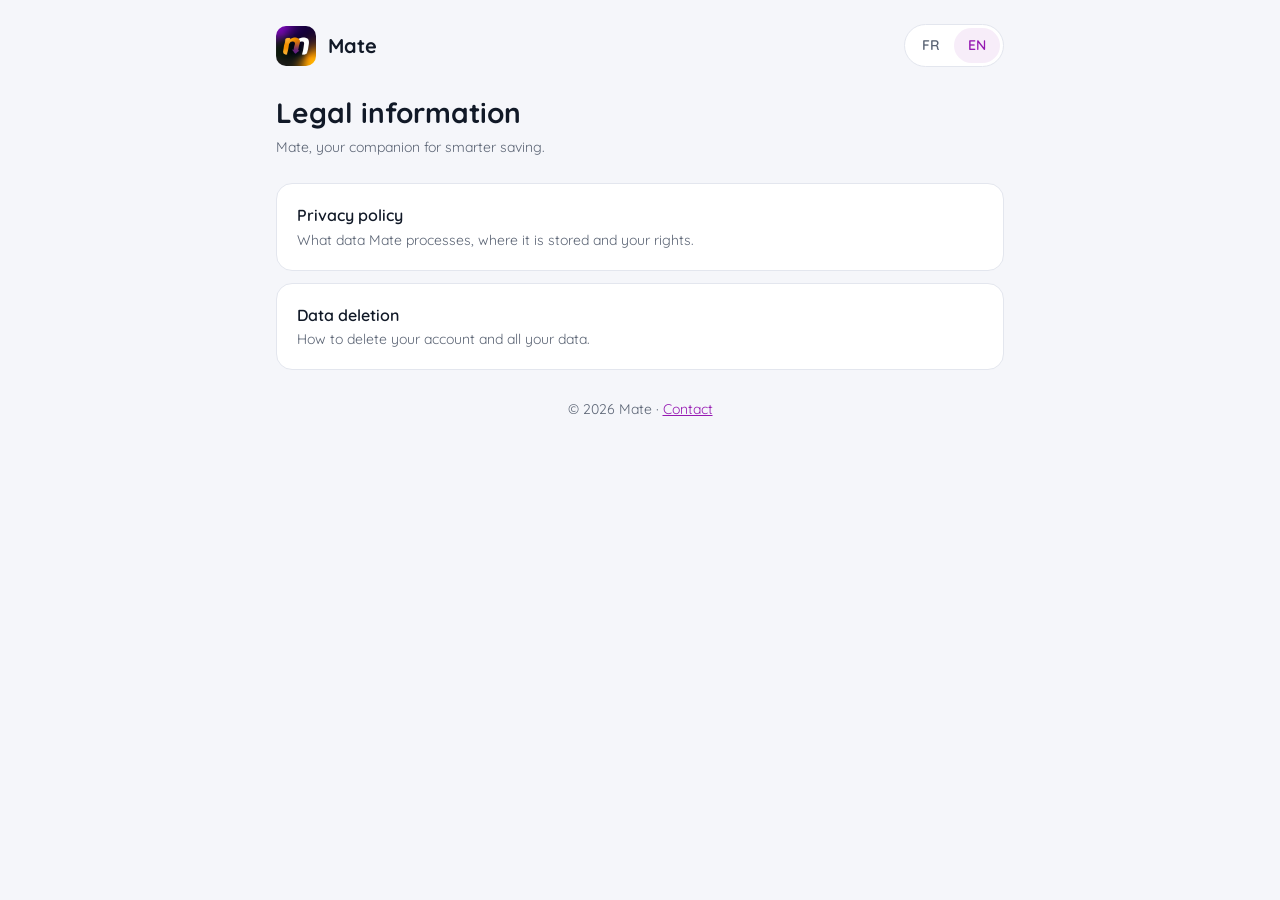
<file: index.html>
<!doctype html>
<html lang="fr">
<head>
  <meta charset="utf-8">
  <meta name="viewport" content="width=device-width, initial-scale=1">
  <title>Mate – Informations légales</title>
  <meta name="title-fr" content="Mate – Informations légales">
  <meta name="title-en" content="Mate – Legal information">
  <meta name="description" content="Politique de confidentialité et suppression des données de l'application Mate">
  <link rel="icon" href="assets/icon.png">
  <link rel="preconnect" href="https://fonts.googleapis.com">
  <link rel="preconnect" href="https://fonts.gstatic.com" crossorigin>
  <link href="https://fonts.googleapis.com/css2?family=Quicksand:wght@400;600;700&display=swap" rel="stylesheet">
  <link rel="stylesheet" href="style.css">
  <script src="lang.js"></script>
</head>
<body>
<div class="page">
  <header>
    <a class="brand" href="index.html"><img src="assets/icon.png" alt="">Mate</a>
    <div class="lang-switch" role="group" aria-label="Langue / Language">
      <button type="button" data-set="fr" aria-pressed="true">FR</button>
      <button type="button" data-set="en" aria-pressed="false">EN</button>
    </div>
  </header>

  <main data-lang="fr">
    <h1>Informations légales</h1>
    <p class="updated">Mate, ton compagnon pour plus d'économie.</p>
    <nav class="links">
      <a href="privacy.html">Politique de confidentialité<span>Les données traitées par Mate, où elles sont stockées et tes droits.</span></a>
      <a href="data-deletion.html">Suppression des données<span>Comment supprimer ton compte et toutes tes données.</span></a>
    </nav>
  </main>

  <main data-lang="en" hidden>
    <h1>Legal information</h1>
    <p class="updated">Mate, your companion for smarter saving.</p>
    <nav class="links">
      <a href="privacy.html">Privacy policy<span>What data Mate processes, where it is stored and your rights.</span></a>
      <a href="data-deletion.html">Data deletion<span>How to delete your account and all your data.</span></a>
    </nav>
  </main>

  <footer>© 2026 Mate · <a href="mailto:marshalldieme@gmail.com">Contact</a></footer>
</div>
</body>
</html>
</file>
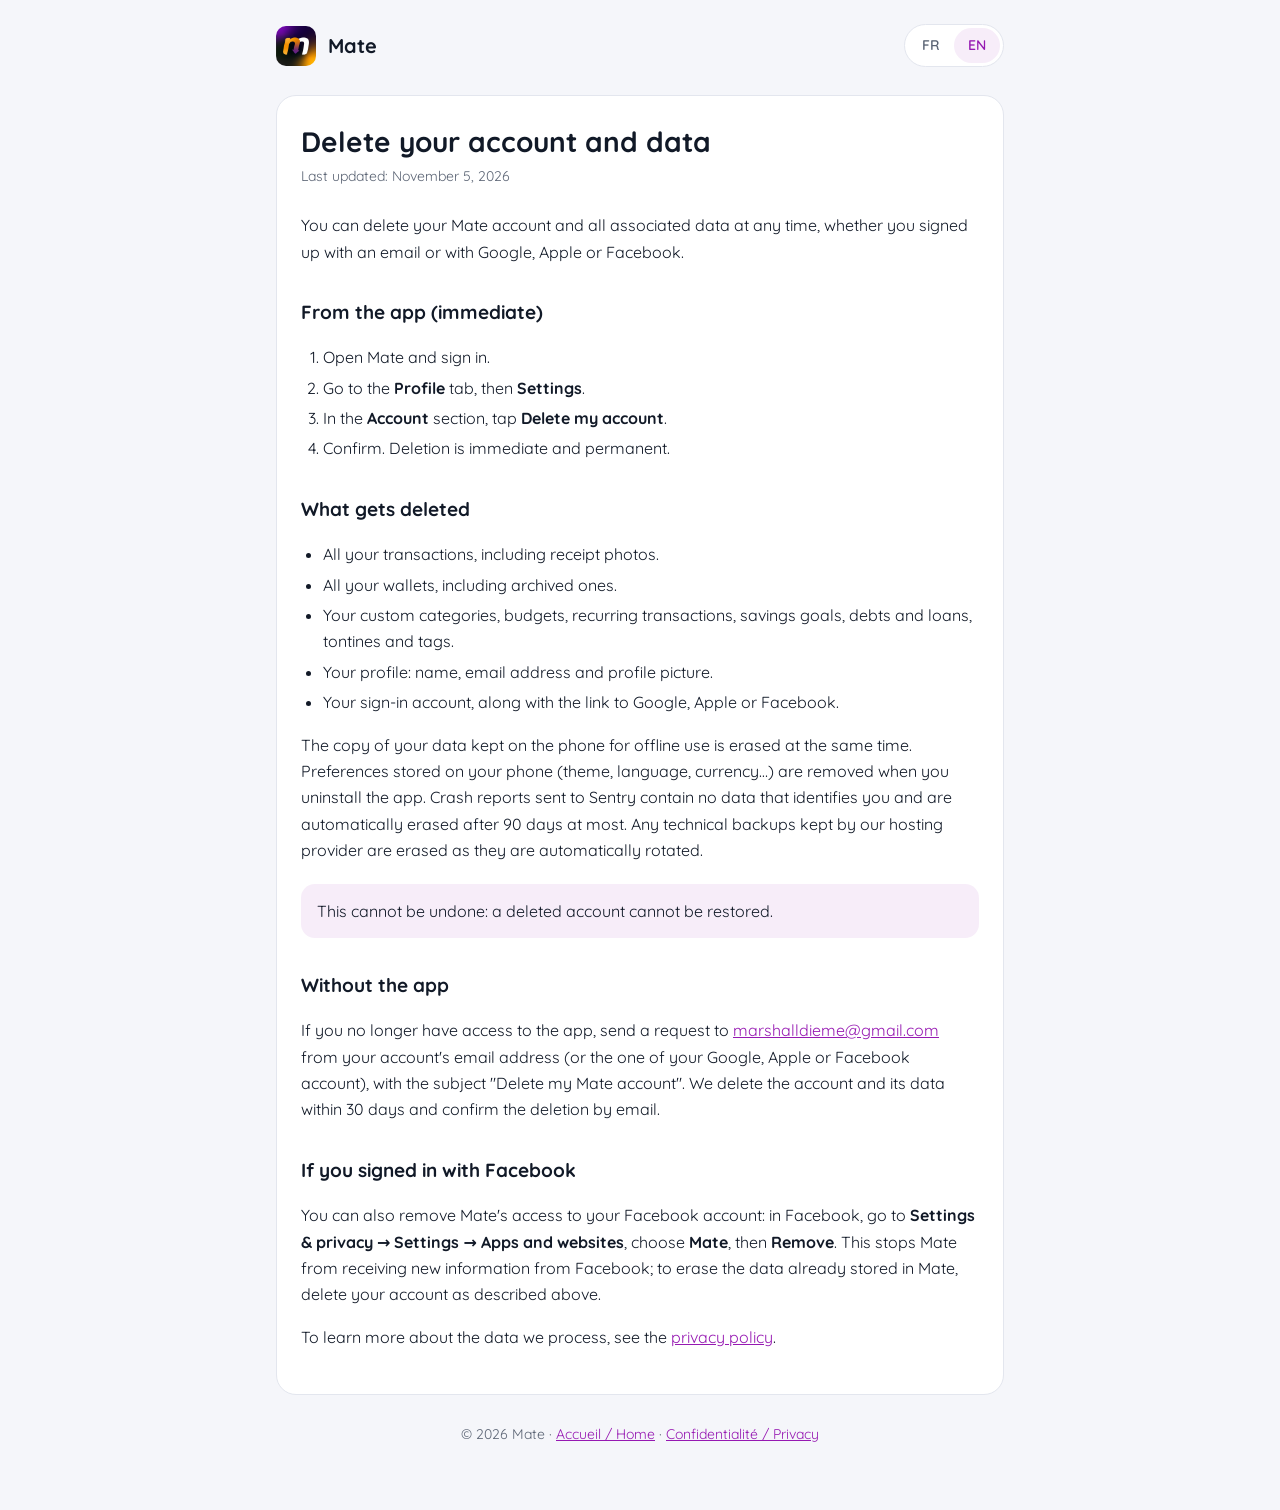
<file: data-deletion.html>
<!doctype html>
<html lang="fr">
<head>
  <meta charset="utf-8">
  <meta name="viewport" content="width=device-width, initial-scale=1">
  <title>Suppression des données – Mate</title>
  <meta name="title-fr" content="Suppression des données – Mate">
  <meta name="title-en" content="Data Deletion – Mate">
  <meta name="description" content="Comment supprimer ton compte et tes données Mate / How to delete your Mate account and data">
  <link rel="icon" href="assets/icon.png">
  <link rel="preconnect" href="https://fonts.googleapis.com">
  <link rel="preconnect" href="https://fonts.gstatic.com" crossorigin>
  <link href="https://fonts.googleapis.com/css2?family=Quicksand:wght@400;600;700&display=swap" rel="stylesheet">
  <link rel="stylesheet" href="style.css">
  <script src="lang.js"></script>
</head>
<body>
<div class="page">
  <header>
    <a class="brand" href="index.html"><img src="assets/icon.png" alt="">Mate</a>
    <div class="lang-switch" role="group" aria-label="Langue / Language">
      <button type="button" data-set="fr" aria-pressed="true">FR</button>
      <button type="button" data-set="en" aria-pressed="false">EN</button>
    </div>
  </header>

  <!-- ─────────────────────────── FRANÇAIS ─────────────────────────── -->
  <main class="card" data-lang="fr">
    <h1>Supprimer ton compte et tes données</h1>
    <p class="updated">Dernière mise à jour : 5 novembre 2026</p>

    <p>Tu peux supprimer ton compte Mate et toutes les données associées à tout moment, que tu te sois inscrit avec un email ou avec Google, Apple ou Facebook.</p>

    <h2>Depuis l'application (immédiat)</h2>
    <ol>
      <li>Ouvre Mate et connecte-toi.</li>
      <li>Va dans l'onglet <strong>Profil</strong>, puis <strong>Paramètres</strong>.</li>
      <li>Dans la section <strong>Compte</strong>, touche <strong>Supprimer mon compte</strong>.</li>
      <li>Confirme. La suppression est immédiate et définitive.</li>
    </ol>

    <h2>Ce qui est supprimé</h2>
    <ul>
      <li>Toutes tes transactions, y compris les photos de tickets de caisse.</li>
      <li>Tous tes portefeuilles, y compris ceux que tu avais archivés.</li>
      <li>Tes catégories personnalisées, budgets, transactions récurrentes, objectifs d'épargne, dettes et prêts, tontines et étiquettes.</li>
      <li>Ton profil : nom, adresse email et photo de profil.</li>
      <li>Ton compte de connexion, ainsi que le lien avec Google, Apple ou Facebook.</li>
    </ul>
    <p>La copie de tes données gardée sur le téléphone pour le mode hors ligne est effacée en même temps. Les préférences enregistrées sur ton téléphone (thème, langue, devise…) disparaissent quand tu désinstalles l'application. Les rapports de plantage envoyés à Sentry ne contiennent aucune donnée qui t'identifie et sont effacés automatiquement au bout de 90 jours au plus. Les sauvegardes techniques éventuelles de notre hébergeur sont effacées au fil de leur rotation automatique.</p>
    <div class="note">Cette action est irréversible : un compte supprimé ne peut pas être restauré.</div>

    <h2>Sans l'application</h2>
    <p>Si tu n'as plus accès à l'application, envoie une demande à <a href="mailto:marshalldieme@gmail.com?subject=Suppression%20de%20mon%20compte%20Mate">marshalldieme@gmail.com</a> depuis l'adresse email de ton compte (ou celle de ton compte Google, Apple ou Facebook), avec pour objet « Suppression de mon compte Mate ». Nous supprimons le compte et ses données dans un délai de 30 jours et te confirmons la suppression par email.</p>

    <h2>Si tu t'es connecté avec Facebook</h2>
    <p>Tu peux aussi retirer l'accès de Mate à ton compte Facebook : dans Facebook, va dans <strong>Paramètres et confidentialité → Paramètres → Applications et sites web</strong>, choisis <strong>Mate</strong> puis <strong>Supprimer</strong>. Cela empêche Mate de recevoir de nouvelles informations de Facebook ; pour effacer les données déjà enregistrées dans Mate, supprime ton compte comme indiqué ci-dessus.</p>

    <p>Pour en savoir plus sur les données traitées, consulte la <a href="privacy.html">politique de confidentialité</a>.</p>
  </main>

  <!-- ─────────────────────────── ENGLISH ─────────────────────────── -->
  <main class="card" data-lang="en" hidden>
    <h1>Delete your account and data</h1>
    <p class="updated">Last updated: November 5, 2026</p>

    <p>You can delete your Mate account and all associated data at any time, whether you signed up with an email or with Google, Apple or Facebook.</p>

    <h2>From the app (immediate)</h2>
    <ol>
      <li>Open Mate and sign in.</li>
      <li>Go to the <strong>Profile</strong> tab, then <strong>Settings</strong>.</li>
      <li>In the <strong>Account</strong> section, tap <strong>Delete my account</strong>.</li>
      <li>Confirm. Deletion is immediate and permanent.</li>
    </ol>

    <h2>What gets deleted</h2>
    <ul>
      <li>All your transactions, including receipt photos.</li>
      <li>All your wallets, including archived ones.</li>
      <li>Your custom categories, budgets, recurring transactions, savings goals, debts and loans, tontines and tags.</li>
      <li>Your profile: name, email address and profile picture.</li>
      <li>Your sign-in account, along with the link to Google, Apple or Facebook.</li>
    </ul>
    <p>The copy of your data kept on the phone for offline use is erased at the same time. Preferences stored on your phone (theme, language, currency…) are removed when you uninstall the app. Crash reports sent to Sentry contain no data that identifies you and are automatically erased after 90 days at most. Any technical backups kept by our hosting provider are erased as they are automatically rotated.</p>
    <div class="note">This cannot be undone: a deleted account cannot be restored.</div>

    <h2>Without the app</h2>
    <p>If you no longer have access to the app, send a request to <a href="mailto:marshalldieme@gmail.com?subject=Delete%20my%20Mate%20account">marshalldieme@gmail.com</a> from your account's email address (or the one of your Google, Apple or Facebook account), with the subject "Delete my Mate account". We delete the account and its data within 30 days and confirm the deletion by email.</p>

    <h2>If you signed in with Facebook</h2>
    <p>You can also remove Mate's access to your Facebook account: in Facebook, go to <strong>Settings &amp; privacy → Settings → Apps and websites</strong>, choose <strong>Mate</strong>, then <strong>Remove</strong>. This stops Mate from receiving new information from Facebook; to erase the data already stored in Mate, delete your account as described above.</p>

    <p>To learn more about the data we process, see the <a href="privacy.html">privacy policy</a>.</p>
  </main>

  <footer>© 2026 Mate · <a href="index.html">Accueil / Home</a> · <a href="privacy.html">Confidentialité / Privacy</a></footer>
</div>
</body>
</html>
</file>
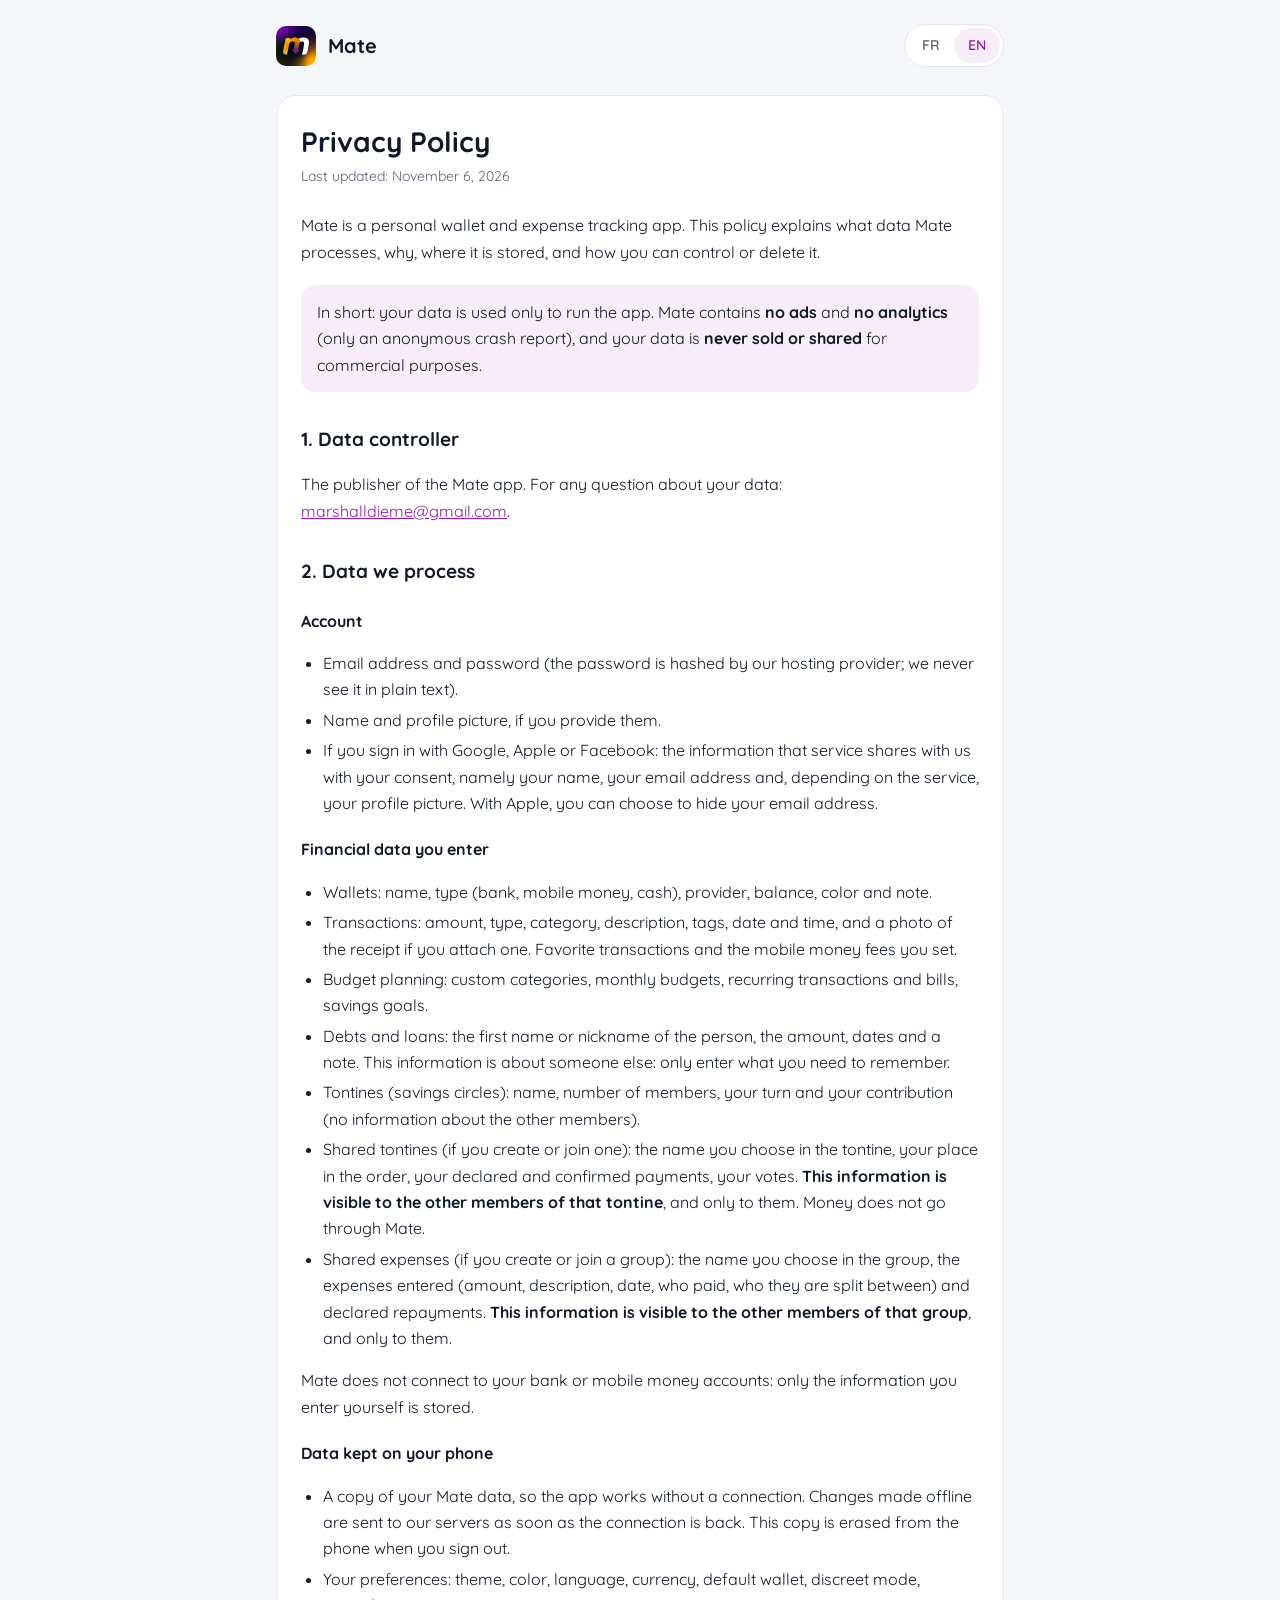
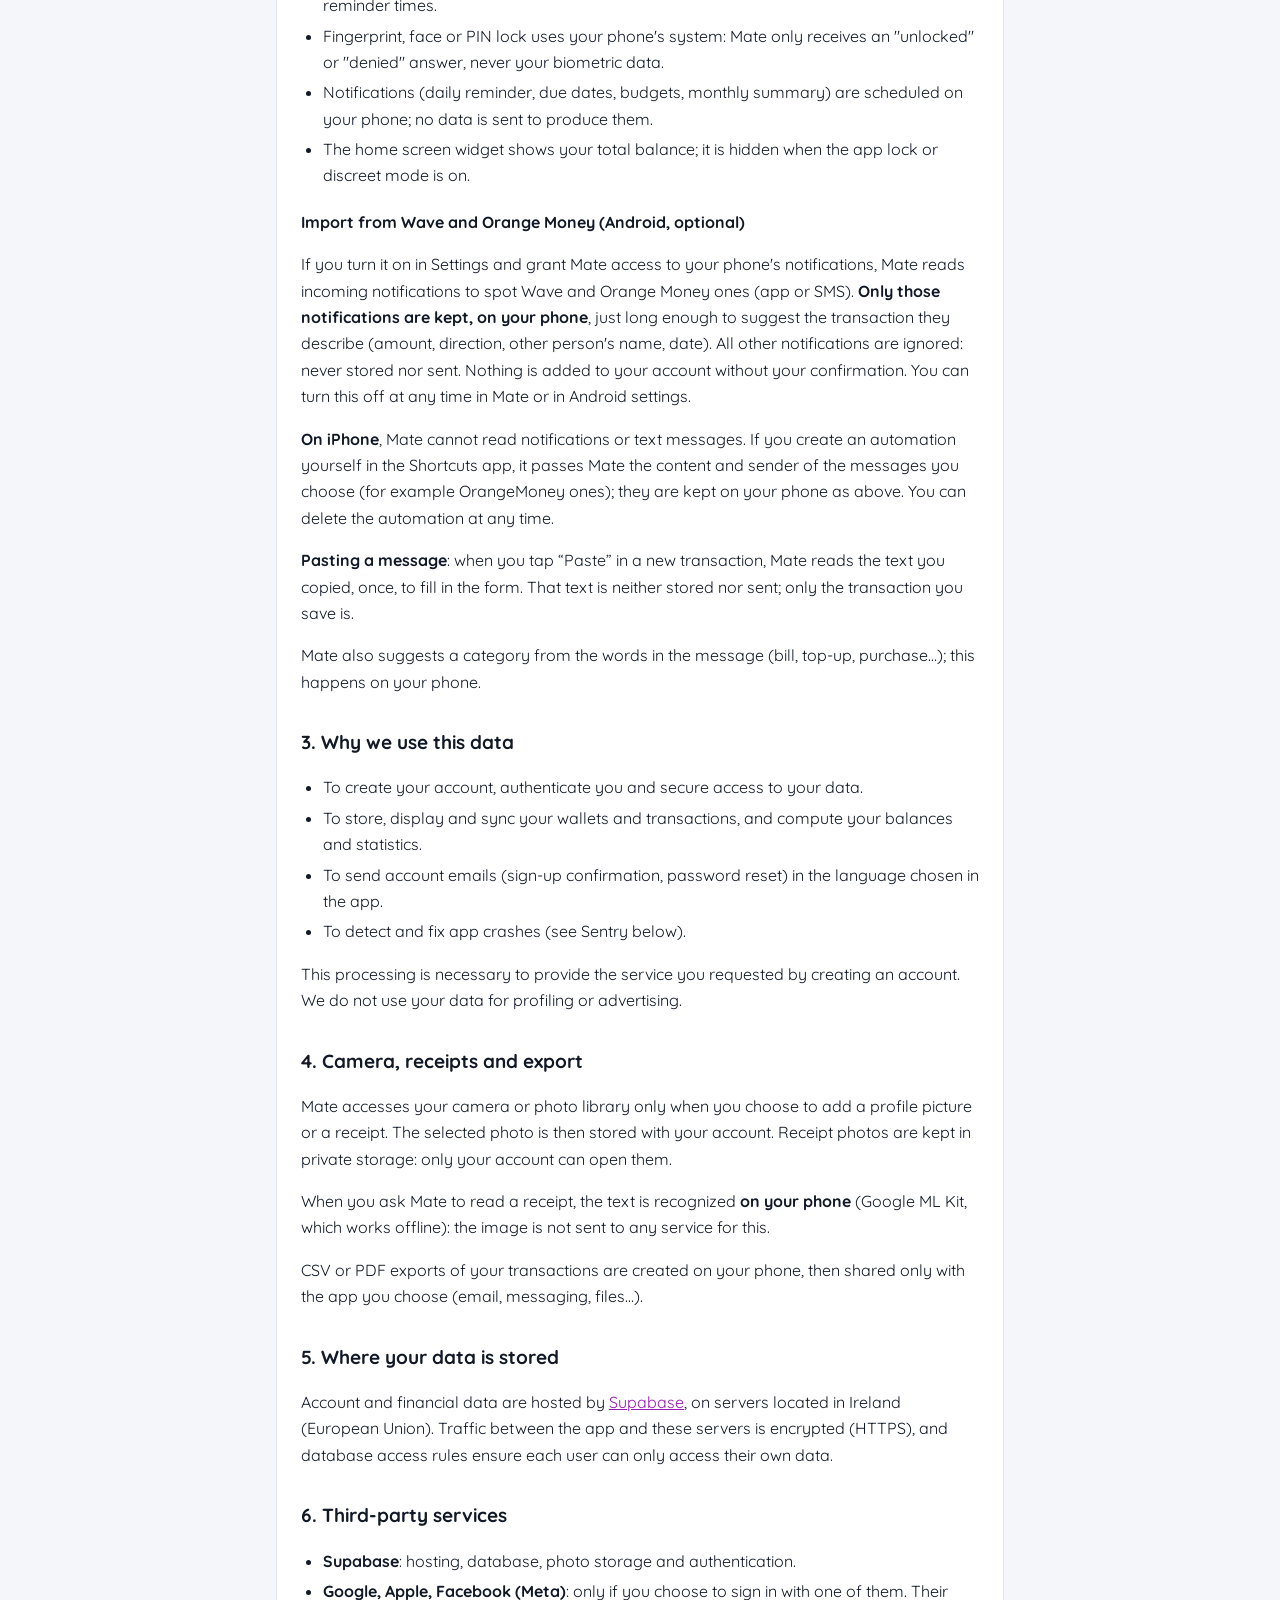
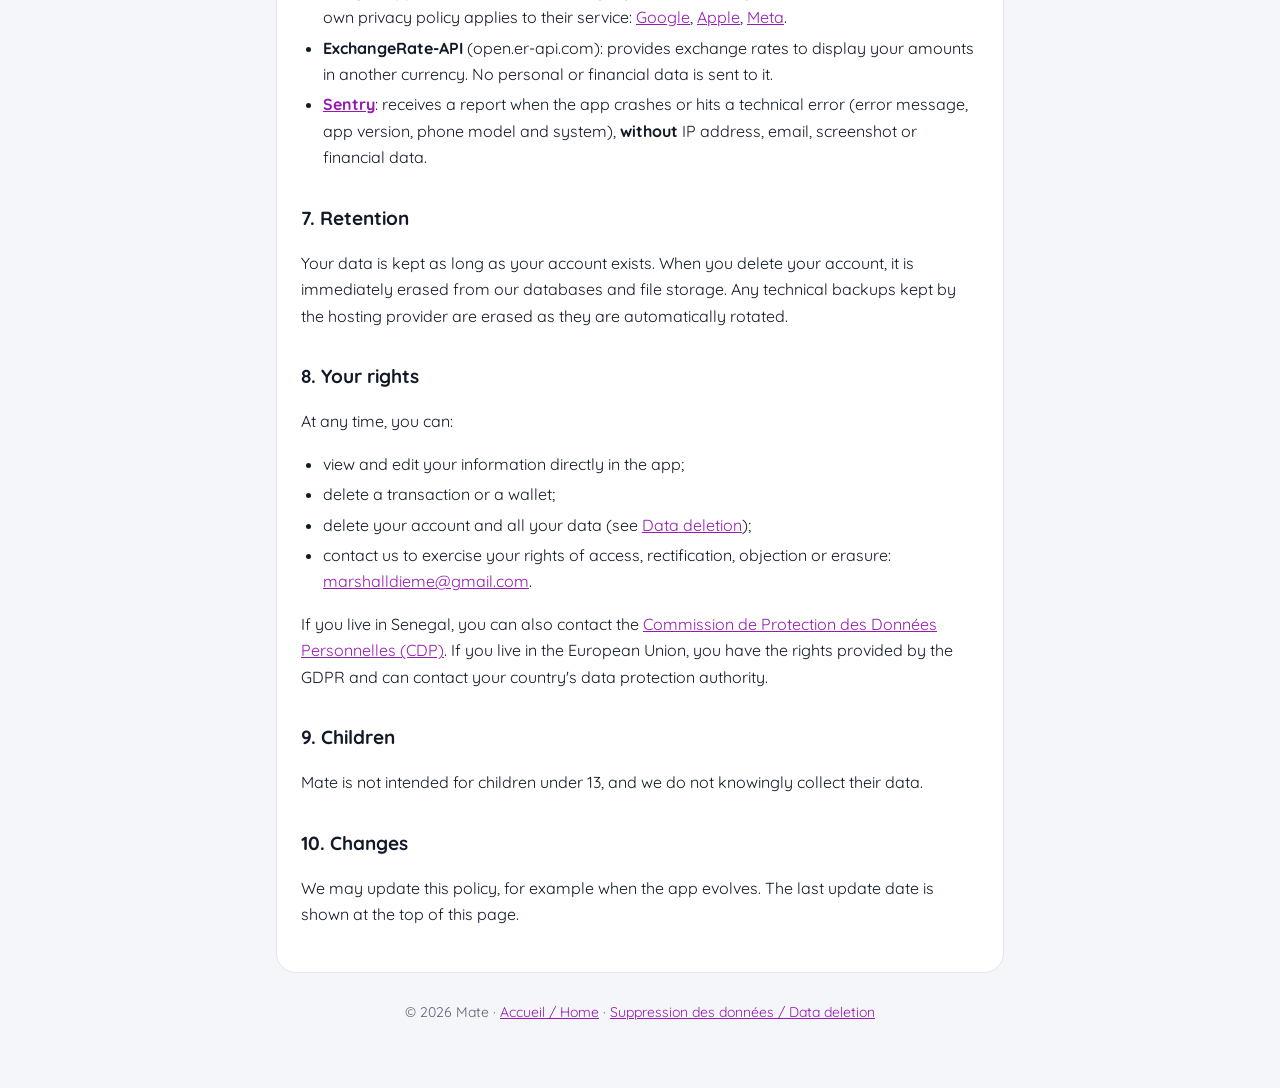
<file: privacy.html>
<!doctype html>
<html lang="fr">
<head>
  <meta charset="utf-8">
  <meta name="viewport" content="width=device-width, initial-scale=1">
  <title>Politique de confidentialité – Mate</title>
  <meta name="title-fr" content="Politique de confidentialité – Mate">
  <meta name="title-en" content="Privacy Policy – Mate">
  <meta name="description" content="Politique de confidentialité de l'application Mate / Mate app privacy policy">
  <link rel="icon" href="assets/icon.png">
  <link rel="preconnect" href="https://fonts.googleapis.com">
  <link rel="preconnect" href="https://fonts.gstatic.com" crossorigin>
  <link href="https://fonts.googleapis.com/css2?family=Quicksand:wght@400;600;700&display=swap" rel="stylesheet">
  <link rel="stylesheet" href="style.css">
  <script src="lang.js"></script>
</head>
<body>
<div class="page">
  <header>
    <a class="brand" href="index.html"><img src="assets/icon.png" alt="">Mate</a>
    <div class="lang-switch" role="group" aria-label="Langue / Language">
      <button type="button" data-set="fr" aria-pressed="true">FR</button>
      <button type="button" data-set="en" aria-pressed="false">EN</button>
    </div>
  </header>

  <!-- ─────────────────────────── FRANÇAIS ─────────────────────────── -->
  <main class="card" data-lang="fr">
    <h1>Politique de confidentialité</h1>
    <p class="updated">Dernière mise à jour : 6 novembre 2026</p>

    <p>Mate est une application de gestion de portefeuilles et de dépenses personnelles. Cette politique explique quelles données Mate traite, pourquoi, où elles sont conservées et comment tu peux les contrôler ou les supprimer.</p>

    <div class="note">En bref : tes données servent uniquement à faire fonctionner l'application. Mate ne contient <strong>aucune publicité</strong> ni <strong>aucun outil de mesure d'audience</strong> (seulement un rapport de plantage anonyme), et tes données ne sont <strong>ni vendues ni partagées</strong> à des fins commerciales.</div>

    <h2>1. Responsable du traitement</h2>
    <p>L'éditeur de l'application Mate. Pour toute question relative à tes données : <a href="mailto:marshalldieme@gmail.com">marshalldieme@gmail.com</a>.</p>

    <h2>2. Données traitées</h2>
    <h3>Compte</h3>
    <ul>
      <li>Adresse email et mot de passe (le mot de passe est stocké sous forme hachée par notre hébergeur ; nous n'y avons jamais accès en clair).</li>
      <li>Nom et photo de profil, si tu les renseignes.</li>
      <li>Si tu te connectes avec Google, Apple ou Facebook : les informations que ce service nous transmet avec ton accord, soit ton nom, ton adresse email et, selon le service, ta photo de profil. Avec Apple, tu peux choisir de masquer ton adresse email.</li>
    </ul>
    <h3>Données financières que tu saisis</h3>
    <ul>
      <li>Portefeuilles : nom, type (banque, mobile money, espèces), fournisseur, solde, couleur et note.</li>
      <li>Transactions : montant, type, catégorie, description, étiquettes, date et heure, et la photo du ticket de caisse si tu en joins une. Transactions favorites et frais de mobile money que tu règles.</li>
      <li>Organisation de ton budget : catégories personnalisées, budgets mensuels, transactions récurrentes et factures, objectifs d'épargne.</li>
      <li>Dettes et prêts : le prénom ou le surnom de la personne, le montant, les dates et une note. Ces informations concernent une autre personne : n'indique que ce qui t'est utile pour t'en souvenir.</li>
      <li>Tontines : nom de la tontine, nombre de membres, ton tour et ta cotisation (aucune information sur les autres membres).</li>
      <li>Tontines partagées (si tu en crées ou en rejoins une) : le nom que tu choisis dans la tontine, ta place dans l'ordre, tes paiements déclarés et confirmés, tes votes. <strong>Ces informations sont visibles des autres membres de la tontine</strong>, et seulement d'eux. L'argent ne passe pas par Mate.</li>
      <li>Dépenses partagées (si tu crées ou rejoins un groupe) : le nom que tu choisis dans le groupe, les dépenses saisies (montant, description, date, qui a payé, entre qui elles sont partagées) et les remboursements déclarés. <strong>Ces informations sont visibles des autres membres du groupe</strong>, et seulement d'eux.</li>
    </ul>
    <p>Mate ne se connecte pas à tes comptes bancaires ou de mobile money : seules les informations que tu saisis toi-même sont enregistrées.</p>
    <h3>Données conservées sur ton téléphone</h3>
    <ul>
      <li>Une copie de tes données Mate, pour que l'application fonctionne sans connexion. Les changements faits hors ligne sont envoyés à nos serveurs dès que la connexion revient. Cette copie est effacée du téléphone quand tu te déconnectes.</li>
      <li>Tes préférences : thème, couleur, langue, devise, portefeuille par défaut, mode discret, heures des rappels.</li>
      <li>Le verrouillage par empreinte, visage ou code utilise le système de ton téléphone : Mate reçoit seulement la réponse « déverrouillé » ou « refusé », jamais tes données biométriques.</li>
      <li>Les notifications (rappel quotidien, échéances, budgets, résumé du mois) sont programmées sur ton téléphone ; aucune donnée n'est envoyée pour les produire.</li>
      <li>Le widget d'écran d'accueil affiche ton solde total ; il est masqué si le verrouillage ou le mode discret est activé.</li>
    </ul>
    <h3>Import depuis Wave et Orange Money (Android, facultatif)</h3>
    <p>Si tu l'actives dans les Paramètres et que tu accordes à Mate l'accès aux notifications de ton téléphone, Mate lit les notifications reçues pour repérer celles de Wave et d'Orange Money (application ou SMS). <strong>Seules ces notifications sont gardées, sur ton téléphone</strong>, le temps de te proposer la transaction qu'elles décrivent (montant, sens, nom de l'autre personne, date). Toutes les autres notifications sont ignorées : ni enregistrées, ni envoyées. Rien n'est ajouté à ton compte sans ta confirmation. Tu peux couper cette fonction à tout moment dans Mate ou dans les réglages Android.</p>
    <p><strong>Sur iPhone</strong>, Mate ne peut pas lire les notifications ni les SMS. Si tu crées toi-même une automatisation dans l'app Raccourcis, elle transmet à Mate le contenu et l'expéditeur des SMS que tu choisis (par exemple ceux d'OrangeMoney) ; ils sont gardés sur ton téléphone comme ci-dessus. Tu peux supprimer l'automatisation à tout moment.</p>
    <p><strong>Coller un message</strong> : quand tu touches « Coller » dans une nouvelle transaction, Mate lit le texte que tu as copié, une seule fois, pour remplir la saisie. Ce texte n'est ni gardé ni envoyé ; seule la transaction que tu enregistres l'est.</p>
    <p>Mate propose aussi une catégorie d'après les mots du message (facture, recharge, achat…) ; ce calcul se fait sur ton téléphone.</p>

    <h2>3. Pourquoi nous utilisons ces données</h2>
    <ul>
      <li>Créer ton compte, t'authentifier et sécuriser l'accès à tes données.</li>
      <li>Enregistrer, afficher et synchroniser tes portefeuilles et transactions, et calculer tes soldes et statistiques.</li>
      <li>T'envoyer les emails nécessaires au compte (confirmation d'inscription, réinitialisation du mot de passe), dans la langue choisie dans l'application.</li>
      <li>Détecter et corriger les plantages de l'application (voir Sentry plus bas).</li>
    </ul>
    <p>Ces traitements reposent sur l'exécution du service que tu as demandé en créant un compte. Nous n'utilisons pas tes données pour te profiler ni pour te proposer de la publicité.</p>

    <h2>4. Appareil photo, tickets et export</h2>
    <p>Mate accède à l'appareil photo ou à ta galerie uniquement lorsque tu choisis d'ajouter une photo de profil ou un ticket de caisse. La photo choisie est alors enregistrée avec ton compte. Les photos de tickets sont stockées dans un espace privé : seul ton compte peut les ouvrir.</p>
    <p>Quand tu demandes à Mate de lire un ticket, le texte est reconnu <strong>sur ton téléphone</strong> (ML Kit de Google, qui fonctionne hors ligne) : l'image n'est envoyée à aucun service pour cette lecture.</p>
    <p>L'export CSV ou PDF de tes transactions est créé sur ton téléphone, puis partagé uniquement avec l'application que tu choisis (email, messagerie, fichiers…).</p>

    <h2>5. Où sont stockées tes données</h2>
    <p>Les données du compte et les données financières sont hébergées par <a href="https://supabase.com/privacy" target="_blank" rel="noopener">Supabase</a>, sur des serveurs situés en Irlande (Union européenne). Les échanges entre l'application et ces serveurs sont chiffrés (HTTPS), et des règles d'accès en base de données garantissent que chaque utilisateur n'accède qu'à ses propres données.</p>

    <h2>6. Services tiers</h2>
    <ul>
      <li><strong>Supabase</strong> : hébergement, base de données, stockage des photos et authentification.</li>
      <li><strong>Google, Apple, Facebook (Meta)</strong> : uniquement si tu choisis de te connecter avec l'un d'eux. Leur propre politique de confidentialité s'applique à leur service : <a href="https://policies.google.com/privacy" target="_blank" rel="noopener">Google</a>, <a href="https://www.apple.com/legal/privacy/" target="_blank" rel="noopener">Apple</a>, <a href="https://www.facebook.com/privacy/policy/" target="_blank" rel="noopener">Meta</a>.</li>
      <li><strong>ExchangeRate-API</strong> (open.er-api.com) : fournit les taux de change pour afficher tes montants dans une autre devise. Aucune donnée personnelle ni financière ne lui est transmise.</li>
      <li><strong><a href="https://sentry.io/privacy/" target="_blank" rel="noopener">Sentry</a></strong> : reçoit un rapport quand l'application plante ou rencontre une erreur technique (message d'erreur, version de l'application, modèle et système du téléphone), <strong>sans</strong> adresse IP, email, capture d'écran ni données financières.</li>
    </ul>

    <h2>7. Durée de conservation</h2>
    <p>Tes données sont conservées tant que ton compte existe. Quand tu supprimes ton compte, elles sont effacées immédiatement de nos bases de données et du stockage de fichiers. Les sauvegardes techniques éventuelles de l'hébergeur sont effacées au fil de leur rotation automatique.</p>

    <h2>8. Tes droits</h2>
    <p>Tu peux à tout moment :</p>
    <ul>
      <li>consulter et modifier tes informations directement dans l'application ;</li>
      <li>supprimer une transaction ou un portefeuille ;</li>
      <li>supprimer ton compte et toutes tes données (voir <a href="data-deletion.html">Suppression des données</a>) ;</li>
      <li>nous écrire pour exercer tes droits d'accès, de rectification, d'opposition ou d'effacement : <a href="mailto:marshalldieme@gmail.com">marshalldieme@gmail.com</a>.</li>
    </ul>
    <p>Si tu résides au Sénégal, tu peux également saisir la <a href="https://www.cdp.sn" target="_blank" rel="noopener">Commission de Protection des Données Personnelles (CDP)</a>. Si tu résides dans l'Union européenne, tu disposes des droits prévus par le RGPD et peux saisir l'autorité de protection des données de ton pays.</p>

    <h2>9. Enfants</h2>
    <p>Mate n'est pas destinée aux enfants de moins de 13 ans, et nous ne collectons pas sciemment leurs données.</p>

    <h2>10. Modifications</h2>
    <p>Nous pouvons mettre à jour cette politique, par exemple si l'application évolue. La date de dernière mise à jour figure en haut de cette page.</p>
  </main>

  <!-- ─────────────────────────── ENGLISH ─────────────────────────── -->
  <main class="card" data-lang="en" hidden>
    <h1>Privacy Policy</h1>
    <p class="updated">Last updated: November 6, 2026</p>

    <p>Mate is a personal wallet and expense tracking app. This policy explains what data Mate processes, why, where it is stored, and how you can control or delete it.</p>

    <div class="note">In short: your data is used only to run the app. Mate contains <strong>no ads</strong> and <strong>no analytics</strong> (only an anonymous crash report), and your data is <strong>never sold or shared</strong> for commercial purposes.</div>

    <h2>1. Data controller</h2>
    <p>The publisher of the Mate app. For any question about your data: <a href="mailto:marshalldieme@gmail.com">marshalldieme@gmail.com</a>.</p>

    <h2>2. Data we process</h2>
    <h3>Account</h3>
    <ul>
      <li>Email address and password (the password is hashed by our hosting provider; we never see it in plain text).</li>
      <li>Name and profile picture, if you provide them.</li>
      <li>If you sign in with Google, Apple or Facebook: the information that service shares with us with your consent, namely your name, your email address and, depending on the service, your profile picture. With Apple, you can choose to hide your email address.</li>
    </ul>
    <h3>Financial data you enter</h3>
    <ul>
      <li>Wallets: name, type (bank, mobile money, cash), provider, balance, color and note.</li>
      <li>Transactions: amount, type, category, description, tags, date and time, and a photo of the receipt if you attach one. Favorite transactions and the mobile money fees you set.</li>
      <li>Budget planning: custom categories, monthly budgets, recurring transactions and bills, savings goals.</li>
      <li>Debts and loans: the first name or nickname of the person, the amount, dates and a note. This information is about someone else: only enter what you need to remember.</li>
      <li>Tontines (savings circles): name, number of members, your turn and your contribution (no information about the other members).</li>
      <li>Shared tontines (if you create or join one): the name you choose in the tontine, your place in the order, your declared and confirmed payments, your votes. <strong>This information is visible to the other members of that tontine</strong>, and only to them. Money does not go through Mate.</li>
      <li>Shared expenses (if you create or join a group): the name you choose in the group, the expenses entered (amount, description, date, who paid, who they are split between) and declared repayments. <strong>This information is visible to the other members of that group</strong>, and only to them.</li>
    </ul>
    <p>Mate does not connect to your bank or mobile money accounts: only the information you enter yourself is stored.</p>
    <h3>Data kept on your phone</h3>
    <ul>
      <li>A copy of your Mate data, so the app works without a connection. Changes made offline are sent to our servers as soon as the connection is back. This copy is erased from the phone when you sign out.</li>
      <li>Your preferences: theme, color, language, currency, default wallet, discreet mode, reminder times.</li>
      <li>Fingerprint, face or PIN lock uses your phone's system: Mate only receives an "unlocked" or "denied" answer, never your biometric data.</li>
      <li>Notifications (daily reminder, due dates, budgets, monthly summary) are scheduled on your phone; no data is sent to produce them.</li>
      <li>The home screen widget shows your total balance; it is hidden when the app lock or discreet mode is on.</li>
    </ul>
    <h3>Import from Wave and Orange Money (Android, optional)</h3>
    <p>If you turn it on in Settings and grant Mate access to your phone's notifications, Mate reads incoming notifications to spot Wave and Orange Money ones (app or SMS). <strong>Only those notifications are kept, on your phone</strong>, just long enough to suggest the transaction they describe (amount, direction, other person's name, date). All other notifications are ignored: never stored nor sent. Nothing is added to your account without your confirmation. You can turn this off at any time in Mate or in Android settings.</p>
    <p><strong>On iPhone</strong>, Mate cannot read notifications or text messages. If you create an automation yourself in the Shortcuts app, it passes Mate the content and sender of the messages you choose (for example OrangeMoney ones); they are kept on your phone as above. You can delete the automation at any time.</p>
    <p><strong>Pasting a message</strong>: when you tap “Paste” in a new transaction, Mate reads the text you copied, once, to fill in the form. That text is neither stored nor sent; only the transaction you save is.</p>
    <p>Mate also suggests a category from the words in the message (bill, top-up, purchase…); this happens on your phone.</p>

    <h2>3. Why we use this data</h2>
    <ul>
      <li>To create your account, authenticate you and secure access to your data.</li>
      <li>To store, display and sync your wallets and transactions, and compute your balances and statistics.</li>
      <li>To send account emails (sign-up confirmation, password reset) in the language chosen in the app.</li>
      <li>To detect and fix app crashes (see Sentry below).</li>
    </ul>
    <p>This processing is necessary to provide the service you requested by creating an account. We do not use your data for profiling or advertising.</p>

    <h2>4. Camera, receipts and export</h2>
    <p>Mate accesses your camera or photo library only when you choose to add a profile picture or a receipt. The selected photo is then stored with your account. Receipt photos are kept in private storage: only your account can open them.</p>
    <p>When you ask Mate to read a receipt, the text is recognized <strong>on your phone</strong> (Google ML Kit, which works offline): the image is not sent to any service for this.</p>
    <p>CSV or PDF exports of your transactions are created on your phone, then shared only with the app you choose (email, messaging, files…).</p>

    <h2>5. Where your data is stored</h2>
    <p>Account and financial data are hosted by <a href="https://supabase.com/privacy" target="_blank" rel="noopener">Supabase</a>, on servers located in Ireland (European Union). Traffic between the app and these servers is encrypted (HTTPS), and database access rules ensure each user can only access their own data.</p>

    <h2>6. Third-party services</h2>
    <ul>
      <li><strong>Supabase</strong>: hosting, database, photo storage and authentication.</li>
      <li><strong>Google, Apple, Facebook (Meta)</strong>: only if you choose to sign in with one of them. Their own privacy policy applies to their service: <a href="https://policies.google.com/privacy" target="_blank" rel="noopener">Google</a>, <a href="https://www.apple.com/legal/privacy/" target="_blank" rel="noopener">Apple</a>, <a href="https://www.facebook.com/privacy/policy/" target="_blank" rel="noopener">Meta</a>.</li>
      <li><strong>ExchangeRate-API</strong> (open.er-api.com): provides exchange rates to display your amounts in another currency. No personal or financial data is sent to it.</li>
      <li><strong><a href="https://sentry.io/privacy/" target="_blank" rel="noopener">Sentry</a></strong>: receives a report when the app crashes or hits a technical error (error message, app version, phone model and system), <strong>without</strong> IP address, email, screenshot or financial data.</li>
    </ul>

    <h2>7. Retention</h2>
    <p>Your data is kept as long as your account exists. When you delete your account, it is immediately erased from our databases and file storage. Any technical backups kept by the hosting provider are erased as they are automatically rotated.</p>

    <h2>8. Your rights</h2>
    <p>At any time, you can:</p>
    <ul>
      <li>view and edit your information directly in the app;</li>
      <li>delete a transaction or a wallet;</li>
      <li>delete your account and all your data (see <a href="data-deletion.html">Data deletion</a>);</li>
      <li>contact us to exercise your rights of access, rectification, objection or erasure: <a href="mailto:marshalldieme@gmail.com">marshalldieme@gmail.com</a>.</li>
    </ul>
    <p>If you live in Senegal, you can also contact the <a href="https://www.cdp.sn" target="_blank" rel="noopener">Commission de Protection des Données Personnelles (CDP)</a>. If you live in the European Union, you have the rights provided by the GDPR and can contact your country's data protection authority.</p>

    <h2>9. Children</h2>
    <p>Mate is not intended for children under 13, and we do not knowingly collect their data.</p>

    <h2>10. Changes</h2>
    <p>We may update this policy, for example when the app evolves. The last update date is shown at the top of this page.</p>
  </main>

  <footer>© 2026 Mate · <a href="index.html">Accueil / Home</a> · <a href="data-deletion.html">Suppression des données / Data deletion</a></footer>
</div>
</body>
</html>
</file>
<file: style.css>
:root {
  --bg: #f5f6fa;
  --surface: #ffffff;
  --text: #111927;
  --muted: #5b6474;
  --border: #e3e6ee;
  --accent: #9619b2;
  --accent-soft: rgba(150, 25, 178, 0.08);
}

@media (prefers-color-scheme: dark) {
  :root {
    --bg: #111927;
    --surface: #1e293b;
    --text: #f5f6fa;
    --muted: #a3acbd;
    --border: #2c3a52;
    --accent: #fea303;
    --accent-soft: rgba(254, 163, 3, 0.1);
  }
}

* { box-sizing: border-box; }

html { -webkit-text-size-adjust: 100%; }

body {
  margin: 0;
  background: var(--bg);
  color: var(--text);
  font-family: "Quicksand", system-ui, -apple-system, "Segoe UI", Roboto, sans-serif;
  font-size: 16px;
  line-height: 1.65;
}

.page {
  max-width: 760px;
  margin: 0 auto;
  padding: 24px 16px 64px;
}

header {
  display: flex;
  align-items: center;
  justify-content: space-between;
  gap: 16px;
  margin-bottom: 28px;
}

.brand {
  display: flex;
  align-items: center;
  gap: 12px;
  color: inherit;
  text-decoration: none;
  font-weight: 700;
  font-size: 20px;
}

.brand img {
  width: 40px;
  height: 40px;
  border-radius: 10px;
}

.lang-switch {
  display: inline-flex;
  border: 1px solid var(--border);
  border-radius: 999px;
  padding: 3px;
  background: var(--surface);
}

.lang-switch button {
  border: 0;
  background: transparent;
  color: var(--muted);
  font: inherit;
  font-size: 14px;
  font-weight: 600;
  padding: 6px 14px;
  border-radius: 999px;
  cursor: pointer;
}

.lang-switch button[aria-pressed="true"] {
  background: var(--accent-soft);
  color: var(--accent);
}

.card {
  background: var(--surface);
  border: 1px solid var(--border);
  border-radius: 20px;
  padding: 28px 24px;
}

h1 {
  font-size: 28px;
  line-height: 1.25;
  margin: 0 0 6px;
}

.updated {
  color: var(--muted);
  font-size: 14px;
  margin: 0 0 24px;
}

h2 {
  font-size: 19px;
  margin: 32px 0 8px;
}

h3 {
  font-size: 16px;
  margin: 20px 0 4px;
}

p, li { overflow-wrap: anywhere; }

ul, ol { padding-left: 22px; }

li + li { margin-top: 4px; }

a { color: var(--accent); }

.note {
  background: var(--accent-soft);
  border-radius: 14px;
  padding: 14px 16px;
  margin: 20px 0;
}

.links {
  display: grid;
  gap: 12px;
  margin-top: 20px;
}

.links a {
  display: block;
  background: var(--surface);
  border: 1px solid var(--border);
  border-radius: 16px;
  padding: 18px 20px;
  text-decoration: none;
  color: var(--text);
  font-weight: 600;
}

.links a span {
  display: block;
  color: var(--muted);
  font-weight: 400;
  font-size: 14px;
}

footer {
  margin-top: 28px;
  color: var(--muted);
  font-size: 14px;
  text-align: center;
}

[data-lang][hidden] { display: none; }
</file>
